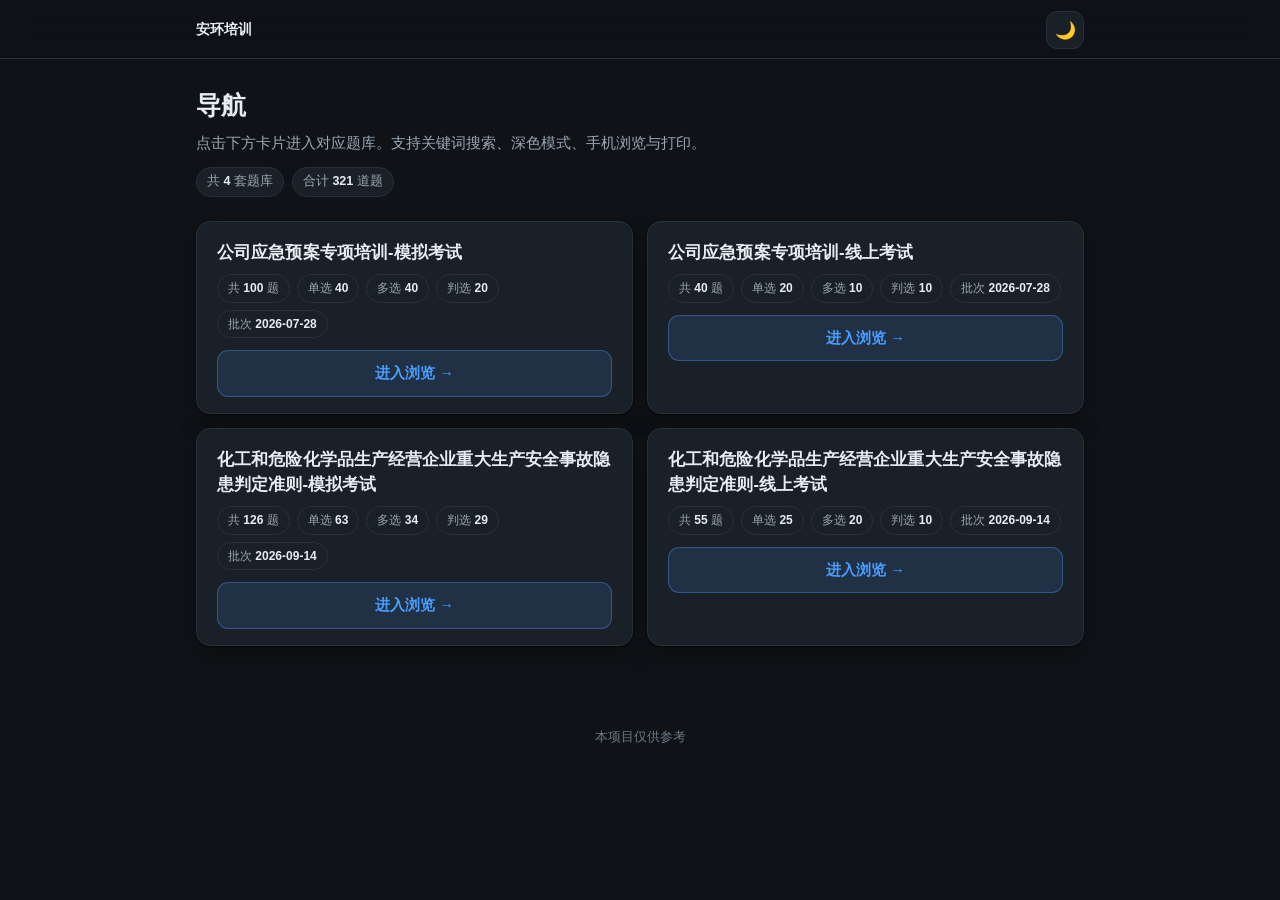
<file: index.html>
<!doctype html>
<html lang="zh-CN" data-theme="dark">
  <head>
    <meta charset="utf-8" />
    <meta
      name="viewport"
      content="width=device-width, initial-scale=1, viewport-fit=cover"
    />
    <meta
      name="description"
      content="安环培训导航：化工和危险化学品重大生产安全事故隐患判定、应急处置等题库在线复习"
    />
    <title>安环培训</title>
    <link rel="stylesheet" href="assets/style.css" />
  </head>
  <body>
    <header>
      <div class="bar">
        <span style="flex: 1 1 auto; font-size: 14px; color: var(--text-dim)">
          <b style="color: var(--text)">安环培训</b>
        </span>
        <button
          class="theme-btn"
          id="theme"
          type="button"
          title="切换深色 / 浅色"
        >
          🌙
        </button>
      </div>
    </header>

    <div class="hero">
      <h1>导航</h1>
      <p>
        点击下方卡片进入对应题库。支持关键词搜索、深色模式、手机浏览与打印。
      </p>
      <div class="meta" id="meta"></div>
    </div>

    <div class="grid" id="grid"></div>

    <footer id="foot"></footer>

    <script src="data/manifest.js"></script>
    <script>
    (function () {
      "use strict";
      const LS_THEME = "qb.theme";
      const $ = (id) => document.getElementById(id);
      const esc = (s) =>
        String(s == null ? "" : s).replace(
          /[&<>"']/g,
          (c) =>
            ({
              "&": "&amp;",
              "<": "&lt;",
              ">": "&gt;",
              '"': "&quot;",
              "'": "&#39;",
            })[c],
        );
      const KEY = (i) => String.fromCharCode(65 + i);

      /* 主题 */
      function setTheme(t, save) {
        document.documentElement.dataset.theme = t;
        $("theme").textContent = t === "dark" ? "🌙" : "☀️";
        if (save) {
          try {
            localStorage.setItem(LS_THEME, t);
          } catch (e) {}
        }
      }
      (function () {
        let t = null;
        try {
          t = localStorage.getItem(LS_THEME);
        } catch (e) {}
        if (t !== "light" && t !== "dark") t = "dark";
        setTheme(t, false);
      })();
      $("theme").onclick = () =>
        setTheme(
          document.documentElement.dataset.theme === "dark" ? "light" : "dark",
          true,
        );

      /* 渲染题库卡片 */
      const PAPERS = window.PAPERS || [];
      const nf = (n) => n || 0;
      const fmtDate = (s) =>
        s && /^\d{8}$/.test(s) ? s.slice(0, 4) + "-" + s.slice(4, 6) + "-" + s.slice(6, 8) : "";

      $("grid").innerHTML = PAPERS.map((p) => {
        const chips = [
          `<span class="chip">共 <b>${nf(p.total)}</b> 题</span>`,
        ];
        [
          ["1", "单"],
          ["2", "多"],
          ["3", "判"],
        ].forEach(([t, label]) => {
          const n = (p.byType && p.byType[t]) || 0;
          if (n) {
            chips.push(`<span class="chip">${label}选 <b>${n}</b></span>`);
          }
        });
        const date = fmtDate(p.batch);
        return `<section class="paper">
      <h3>${esc(p.title)}</h3>
      ${p.sub ? `<p class="desc">${esc(p.sub)}</p>` : ""}
      <div class="tags">${chips.join("")}${
          date ? `<span class="chip">批次 <b>${date}</b></span>` : ""
        }</div>
      <a class="go" href="viewer.html?p=${encodeURIComponent(p.id)}">进入浏览 →</a>
    </section>`;
      }).join("") ||
        `<div class="empty"><span>📚</span>还没有题库，把导出的 json 放进 sources/ 后运行 deno task build 即可。</div>`;

      const totalQ = PAPERS.reduce((s, p) => s + nf(p.total), 0);
      $("meta").innerHTML = `<span class="chip">共 <b>${PAPERS.length}</b> 套题库</span>` +
        `<span class="chip">合计 <b>${totalQ}</b> 道题</span>`;

      $("foot").innerHTML =
        // `新增题库：把导出的 json 丢进 <code>sources/</code>，运行 <code>deno task build</code> 即可（文件名就是按钮名）。`;
        `本项目仅供参考`;
    })();
    </script>
  </body>
</html>
</file>
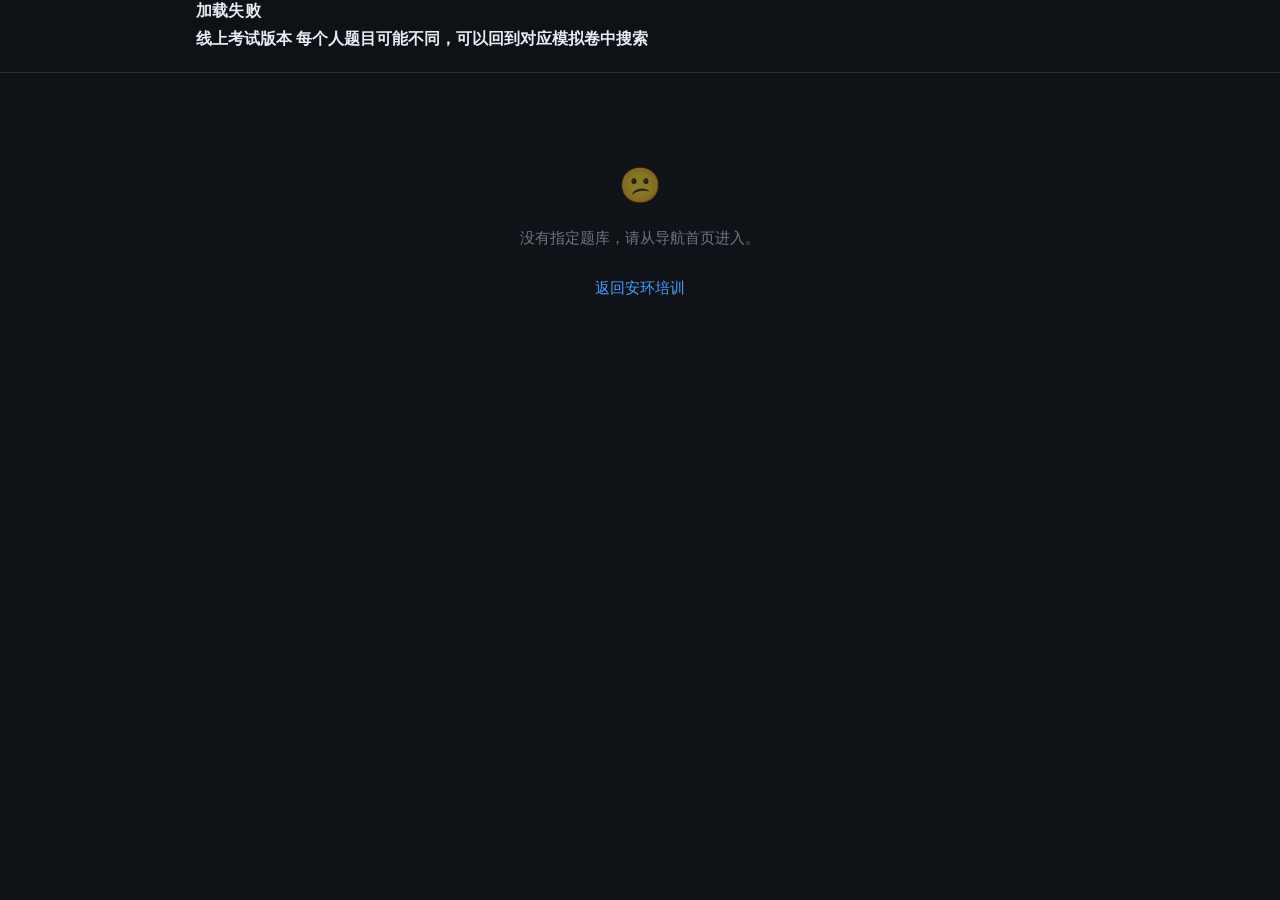
<file: viewer.html>
<!DOCTYPE html>
<html lang="zh-CN" data-theme="dark">
  <head>
    <meta charset="utf-8">
    <meta name="viewport" content="width=device-width, initial-scale=1, viewport-fit=cover">
    <title>安环培训 · 加载中…</title>
    <link rel="stylesheet" href="assets/style.css">
  </head>
  <body>
    <header>
      <div class="bar" id="bar">
        <a class="back" href="index.html">‹ 安环培训</a>
        <label class="searchwrap">
          <span class="ico">🔍</span>
          <input id="search" type="search" placeholder="搜索题干 / 选项 / 解析…" autocomplete="off"
            enterkeyhint="search">
          <button class="clear" id="clear" type="button" title="清空">✕</button>
        </label>
        <button class="theme-btn" id="theme" type="button" title="切换深色 / 浅色">🌙</button>
      </div>
      <div class="titlebar">
        <h1 class="brand"><span id="ptitle">加载中…</span><small id="sub"></small></h1>
        <strong>线上考试版本 每个人题目可能不同，可以回到对应模拟卷中搜索</strong>
        <div class="stats" id="stats"></div>
      </div>
    </header>

    <main id="list"></main>

    <button class="totop" id="totop" type="button" title="回到顶部">↑</button>

    <script src="assets/viewer.js"></script>
  </body>
</html>
</file>
<file: assets/style.css>
/* ==========================================================================
   题库站点 · 共用样式
   深色为默认主题，右上角可切换浅色（记忆在 localStorage）
   ========================================================================== */
:root {
  --bg: #0f1216;
  --bg2: #161b21;
  --card: #1a2027;
  --card-hover: #1f262f;
  --text: #e6edf3;
  --text-dim: #9aa7b4;
  --text-mute: #6b7885;
  --line: #28313b;
  --accent: #4a9eff;
  --accent-soft: rgba(74,158,255,.14);
  --ok: #2ec27e;
  --ok-soft: rgba(46,194,126,.15);
  --ok-line: rgba(46,194,126,.5);
  --shadow: 0 1px 2px rgba(0,0,0,.4), 0 8px 24px rgba(0,0,0,.22);
  --radius: 14px;
}
html[data-theme="light"] {
  --bg: #f4f6f9;
  --bg2: #ffffff;
  --card: #ffffff;
  --card-hover: #f8fafc;
  --text: #1a2027;
  --text-dim: #5b6672;
  --text-mute: #8b95a1;
  --line: #e3e8ee;
  --accent: #1a73e8;
  --accent-soft: rgba(26,115,232,.10);
  --ok: #0f9d58;
  --ok-soft: rgba(15,157,88,.12);
  --ok-line: rgba(15,157,88,.45);
  --shadow: 0 1px 2px rgba(16,24,40,.06), 0 8px 24px rgba(16,24,40,.06);
}
* {
  box-sizing: border-box;
  -webkit-tap-highlight-color: transparent;
}
html,
body {
  margin: 0;
  padding: 0;
}
body {
  background: var(--bg);
  color: var(--text);
  font-family: -apple-system,BlinkMacSystemFont,"PingFang SC","Hiragino Sans GB","Microsoft YaHei","Segoe UI",Roboto,"Helvetica Neue",Arial,sans-serif;
  font-size: 16px;
  line-height: 1.7;
  -webkit-font-smoothing: antialiased;
  transition: background .2s ease,color .2s ease;
}
a {
  color: var(--accent);
  text-decoration: none;
}
.wrap {
  max-width: 920px;
  margin: 0 auto;
  padding: 0 16px;
}

/* ============================ 顶栏 ============================ */
header {
  position: sticky;
  top: 0;
  z-index: 50;
  background: color-mix(in srgb, var(--bg) 84%, transparent);
  backdrop-filter: saturate(180%) blur(14px);
  -webkit-backdrop-filter: saturate(180%) blur(14px);
  border-bottom: 1px solid var(--line);
}
.bar {
  max-width: 920px;
  margin: 0 auto;
  padding: 11px 16px 9px;
  display: flex;
  align-items: center;
  gap: 10px;
}
.back {
  flex: 0 0 auto;
  height: 38px;
  padding: 0 12px;
  border-radius: 11px;
  display: inline-flex;
  align-items: center;
  gap: 5px;
  background: var(--card);
  color: var(--text-dim);
  border: 1px solid var(--line);
  font-size: 13.5px;
  font-weight: 600;
  white-space: nowrap;
  transition: .15s;
}
.back:hover {
  color: var(--accent);
  border-color: var(--accent);
  background: var(--card-hover);
}
.back:active {
  transform: scale(.96);
}
.theme-btn {
  flex: 0 0 auto;
  width: 38px;
  height: 38px;
  border-radius: 11px;
  cursor: pointer;
  background: var(--card);
  color: var(--text-dim);
  border: 1px solid var(--line);
  font-size: 17px;
  line-height: 1;
  display: grid;
  place-items: center;
  transition: .15s;
}
.theme-btn:hover {
  color: var(--text);
  border-color: var(--accent);
  background: var(--card-hover);
}
.theme-btn:active {
  transform: scale(.94);
}

.titlebar {
  max-width: 920px;
  margin: 0 auto;
  padding: 0 16px 11px;
}
.brand {
  margin: 0;
  font-size: 15.5px;
  font-weight: 700;
  line-height: 1.45;
  letter-spacing: .2px;
}
.brand small {
  display: block;
  font-size: 12.5px;
  font-weight: 400;
  color: var(--text-mute);
  letter-spacing: 0;
  margin-top: 3px;
}
.stats {
  display: flex;
  gap: 7px;
  flex-wrap: wrap;
  margin-top: 8px;
  font-size: 12.5px;
  color: var(--text-dim);
}
.chip {
  padding: 3px 10px;
  border-radius: 99px;
  background: var(--card);
  border: 1px solid var(--line);
  white-space: nowrap;
}
.chip b {
  color: var(--text);
  font-variant-numeric: tabular-nums;
}
.chip.hit {
  border-color: var(--accent);
  color: var(--accent);
}
.chip.hit b {
  color: var(--accent);
}

/* ============================ 搜索框 ============================ */
.searchwrap {
  position: relative;
  flex: 1 1 auto;
  min-width: 0;
}
.searchwrap input {
  width: 100%;
  padding: 10px 36px;
  border-radius: 11px;
  background: var(--card);
  border: 1px solid var(--line);
  color: var(--text);
  font-size: 14.5px;
  font-family: inherit;
  outline: none;
  transition: .15s;
}
.searchwrap input::placeholder {
  color: var(--text-mute);
}
.searchwrap input:focus {
  border-color: var(--accent);
  box-shadow: 0 0 0 3px var(--accent-soft);
  background: var(--bg2);
}
.searchwrap .ico {
  position: absolute;
  left: 12px;
  top: 50%;
  transform: translateY(-50%);
  color: var(--text-mute);
  font-size: 14px;
  pointer-events: none;
}
.searchwrap .clear {
  position: absolute;
  right: 8px;
  top: 50%;
  transform: translateY(-50%);
  width: 22px;
  height: 22px;
  border-radius: 50%;
  border: 0;
  cursor: pointer;
  background: var(--line);
  color: var(--text-dim);
  font-size: 13px;
  line-height: 1;
  display: none;
  place-items: center;
}
.searchwrap .clear.show {
  display: grid;
}

/* ============================ 题目卡片 ============================ */
main {
  max-width: 920px;
  margin: 0 auto;
  padding: 14px 16px 96px;
}
.card {
  background: var(--card);
  border: 1px solid var(--line);
  border-radius: var(--radius);
  padding: 18px 20px;
  margin-bottom: 14px;
  box-shadow: var(--shadow);
  transition: border-color .2s ease;
  scroll-margin-top: 150px;
}
@media (hover:hover) {
  .card:hover {
    border-color: color-mix(in srgb,var(--accent) 40%, var(--line));
  }
}
.card-head {
  display: flex;
  align-items: center;
  gap: 9px;
  margin-bottom: 11px;
  flex-wrap: wrap;
}
.idx {
  font-size: 17px;
  font-weight: 800;
  line-height: 1;
  letter-spacing: -.2px;
  color: var(--accent);
  background: var(--accent-soft);
  border-radius: 8px;
  padding: 6px 10px 7px;
  flex: 0 0 auto;
  font-variant-numeric: tabular-nums;
}
.idx::before {
  content: "#";
  font-size: 12px;
  font-weight: 700;
  opacity: .6;
  margin-right: 1px;
}
.tag {
  font-size: 11px;
  font-weight: 600;
  padding: 3px 9px;
  border-radius: 99px;
  flex: 0 0 auto;
  letter-spacing: .3px;
}
.tag.t1 {
  color: #4a9eff;
  background: rgba(74,158,255,.14);
}
.tag.t2 {
  color: #c78bff;
  background: rgba(199,139,255,.14);
}
.tag.t3 {
  color: #f0a83c;
  background: rgba(240,168,60,.14);
}
html[data-theme="light"] .tag.t1 {
  color: #1a73e8;
}
html[data-theme="light"] .tag.t2 {
  color: #7c3aed;
}
html[data-theme="light"] .tag.t3 {
  color: #b45309;
}

.q {
  font-size: 16.5px;
  font-weight: 600;
  line-height: 1.75;
  margin: 0 0 14px;
  word-break: break-word;
}
.opts {
  list-style: none;
  margin: 0 0 14px;
  padding: 0;
  display: flex;
  flex-direction: column;
  gap: 7px;
}
.opt {
  display: flex;
  gap: 10px;
  align-items: flex-start;
  padding: 9px 12px;
  border-radius: 10px;
  border: 1px solid transparent;
  background: var(--bg2);
  font-size: 14.8px;
  line-height: 1.65;
  word-break: break-word;
}
html[data-theme="dark"] .opt {
  background: rgba(255,255,255,.028);
}
.opt .key {
  flex: 0 0 auto;
  width: 22px;
  height: 22px;
  border-radius: 6px;
  margin-top: 1px;
  display: grid;
  place-items: center;
  font-size: 12.5px;
  font-weight: 700;
  background: var(--line);
  color: var(--text-dim);
  font-variant-numeric: tabular-nums;
}
.opt.correct {
  background: var(--ok-soft);
  border-color: var(--ok-line);
}
.opt.correct .key {
  background: var(--ok);
  color: #fff;
}
.opt.correct .txt {
  font-weight: 600;
}
.opt.correct::after {
  content: "✓";
  margin-left: auto;
  color: var(--ok);
  font-weight: 800;
  flex: 0 0 auto;
}

.ans {
  display: flex;
  gap: 8px;
  align-items: flex-start;
  flex-wrap: wrap;
  padding: 10px 12px;
  border-radius: 10px;
  background: var(--accent-soft);
  border: 1px solid color-mix(in srgb,var(--accent) 30%, transparent);
  font-size: 14px;
  margin-bottom: 10px;
}
.ans .k {
  color: var(--accent);
  font-weight: 700;
  flex: 0 0 auto;
}
.ans .v {
  font-weight: 800;
  color: var(--accent);
  letter-spacing: .5px;
}
.exp {
  font-size: 14px;
  color: var(--text-dim);
  line-height: 1.75;
  border-left: 3px solid var(--line);
  padding: 2px 0 2px 12px;
  word-break: break-word;
}
.exp .k {
  color: var(--text);
  font-weight: 600;
  margin-right: 4px;
}

mark {
  background: rgba(240,168,60,.32);
  color: #ffd479;
  font-weight: 700;
  border-radius: 4px;
  padding: 0 3px;
  box-decoration-break: clone;
}
html[data-theme="light"] mark {
  background: #ffe07a;
  color: #7a4b00;
}

.empty {
  text-align: center;
  padding: 70px 20px;
  color: var(--text-mute);
  font-size: 14.5px;
}
.empty span {
  font-size: 34px;
  display: block;
  margin-bottom: 12px;
  opacity: .5;
}
.totop {
  position: fixed;
  right: 18px;
  bottom: 24px;
  z-index: 60;
  width: 44px;
  height: 44px;
  border-radius: 50%;
  cursor: pointer;
  background: var(--card);
  border: 1px solid var(--line);
  color: var(--text-dim);
  box-shadow: var(--shadow);
  font-size: 17px;
  display: grid;
  place-items: center;
  opacity: 0;
  pointer-events: none;
  transition: .25s;
}
.totop.show {
  opacity: 1;
  pointer-events: auto;
}
.totop:hover {
  color: var(--accent);
  border-color: var(--accent);
}

/* ============================ 导航页 ============================ */
.hero {
  max-width: 920px;
  margin: 0 auto;
  padding: 30px 16px 6px;
}
.hero h1 {
  margin: 0 0 8px;
  font-size: 25px;
  font-weight: 800;
  letter-spacing: .2px;
  line-height: 1.35;
}
.hero p {
  margin: 0;
  color: var(--text-dim);
  font-size: 14.5px;
}
.hero .meta {
  margin-top: 12px;
  display: flex;
  gap: 8px;
  flex-wrap: wrap;
  font-size: 12.5px;
  color: var(--text-dim);
}

.grid {
  max-width: 920px;
  margin: 0 auto;
  padding: 18px 16px 80px;
  display: grid;
  gap: 14px;
  grid-template-columns: repeat(auto-fill, minmax(290px, 1fr));
}
.paper {
  display: flex;
  flex-direction: column;
  gap: 10px;
  background: var(--card);
  border: 1px solid var(--line);
  border-radius: var(--radius);
  padding: 18px 20px 16px;
  box-shadow: var(--shadow);
  transition: border-color .2s ease, transform .2s ease;
}
@media (hover:hover) {
  .paper:hover {
    border-color: color-mix(in srgb,var(--accent) 45%, var(--line));
    transform: translateY(-2px);
  }
}
.paper h3 {
  margin: 0;
  font-size: 16.5px;
  font-weight: 700;
  line-height: 1.5;
  letter-spacing: .1px;
}
.paper .desc {
  margin: 0;
  font-size: 13.5px;
  color: var(--text-dim);
  line-height: 1.65;
  flex: 1 1 auto;
}
.paper .tags {
  display: flex;
  gap: 7px;
  flex-wrap: wrap;
  font-size: 12px;
  color: var(--text-dim);
}
.paper .go {
  margin-top: 2px;
  display: block;
  text-align: center;
  padding: 10px 14px;
  border-radius: 11px;
  background: var(--accent-soft);
  color: var(--accent);
  border: 1px solid color-mix(in srgb,var(--accent) 35%, transparent);
  font-size: 14.5px;
  font-weight: 700;
  transition: .15s;
}
.paper .go:hover {
  background: var(--accent);
  color: #fff;
  border-color: var(--accent);
}
.paper .go:active {
  transform: scale(.985);
}

footer {
  max-width: 920px;
  margin: 0 auto;
  padding: 0 16px 60px;
  color: var(--text-mute);
  font-size: 12.5px;
  text-align: center;
  line-height: 1.9;
}
footer code {
  background: var(--card);
  border: 1px solid var(--line);
  border-radius: 6px;
  padding: 1px 6px;
  font-size: 12px;
}

/* ============================ 响应式 ============================ */
@media (max-width:600px) {
  body {
    font-size: 15.5px;
  }
  .bar {
    padding: 10px 13px 8px;
    gap: 8px;
  }
  .back {
    height: 36px;
    padding: 0 10px;
    font-size: 13px;
  }
  .theme-btn {
    width: 36px;
    height: 36px;
  }
  .titlebar {
    padding: 0 13px 10px;
  }
  .brand {
    font-size: 14.5px;
  }
  .brand small {
    font-size: 11.5px;
  }
  main {
    padding: 12px 13px 90px;
  }
  .card {
    padding: 15px 15px 16px;
    border-radius: 12px;
  }
  .idx {
    font-size: 16px;
    padding: 5px 9px 6px;
  }
  .q {
    font-size: 15.5px;
  }
  .opt {
    font-size: 14.2px;
    padding: 8px 10px;
  }
  .hero {
    padding: 22px 13px 4px;
  }
  .hero h1 {
    font-size: 21px;
  }
  .grid {
    padding: 14px 13px 70px;
    grid-template-columns: 1fr;
  }
  .totop {
    right: 12px;
    bottom: 14px;
  }
}

/* ============================ 打印 ============================ */
@media print {
  header,
  .totop,
  .hero .meta,
  .paper .go {
    display: none;
  }
  .card {
    break-inside: avoid;
    box-shadow: none;
  }
  .grid {
    display: block;
  }
  .paper {
    break-inside: avoid;
    box-shadow: none;
  }
}
</file>
